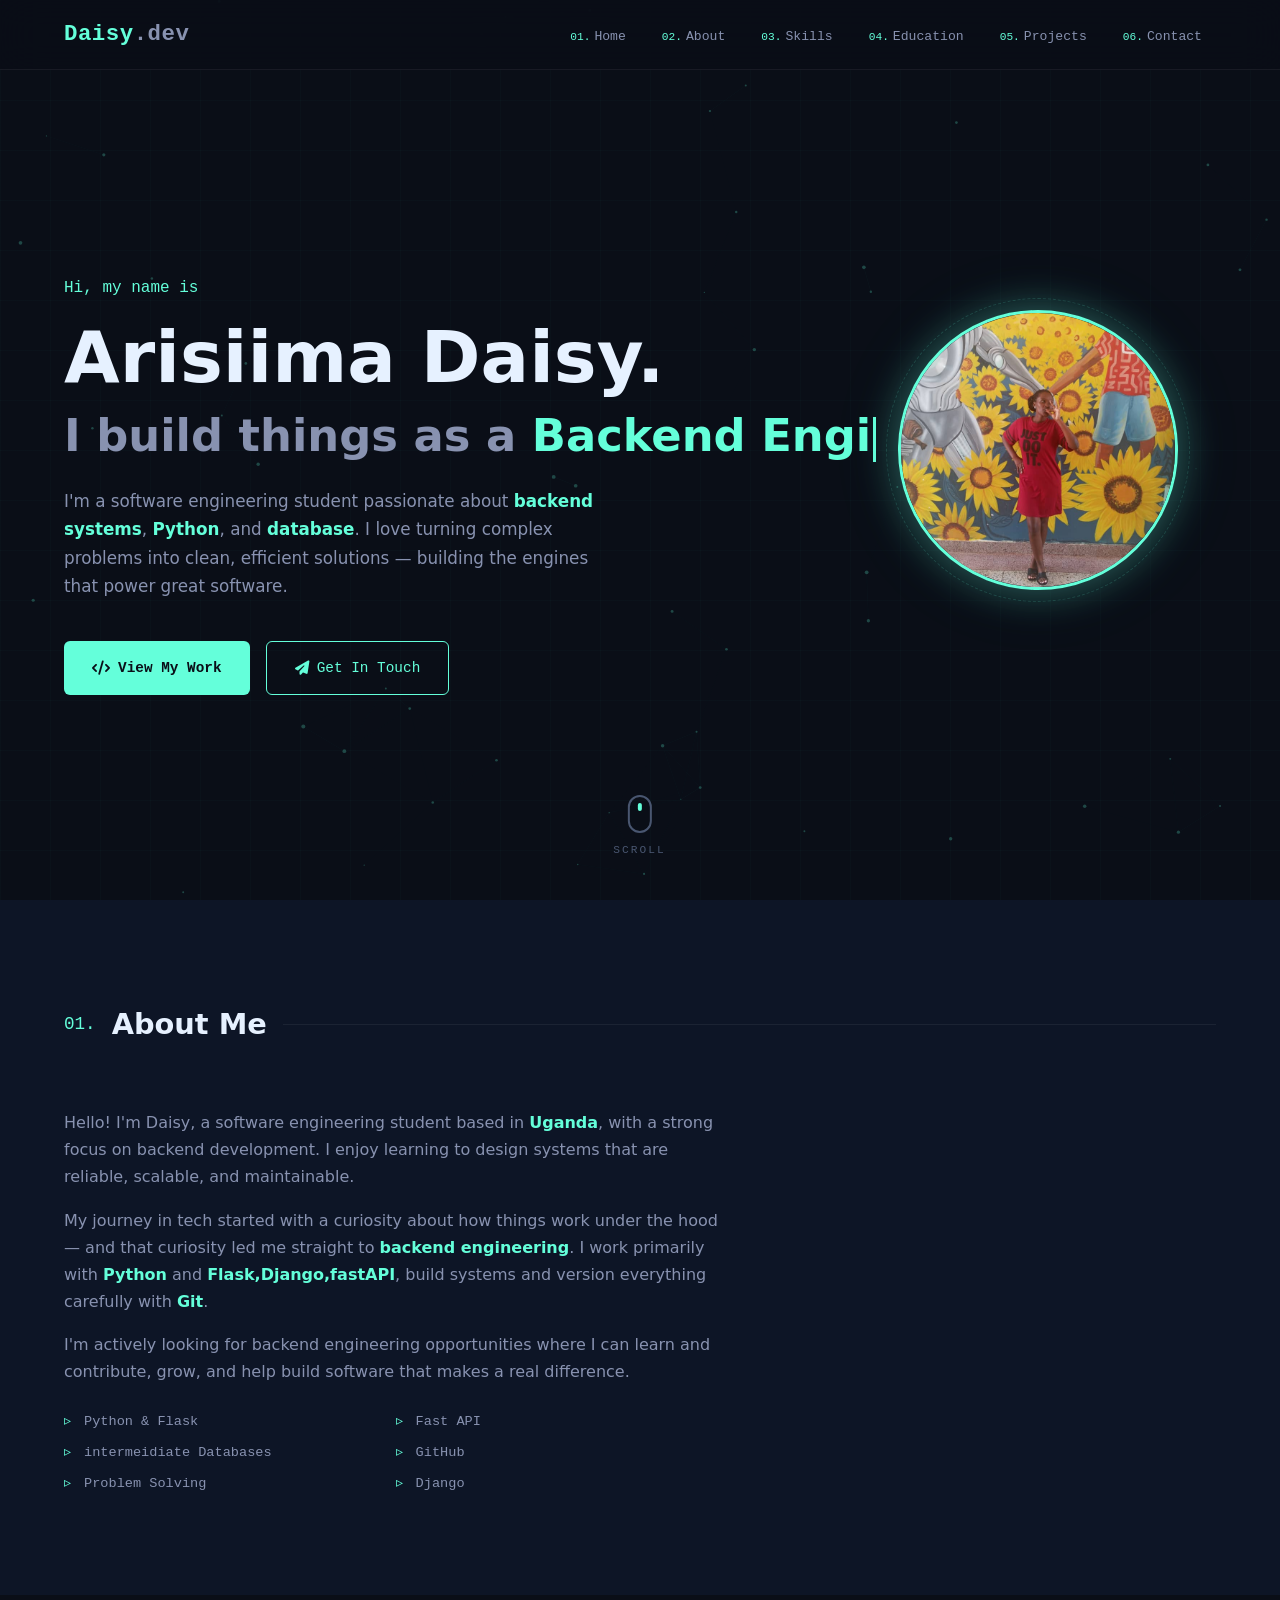
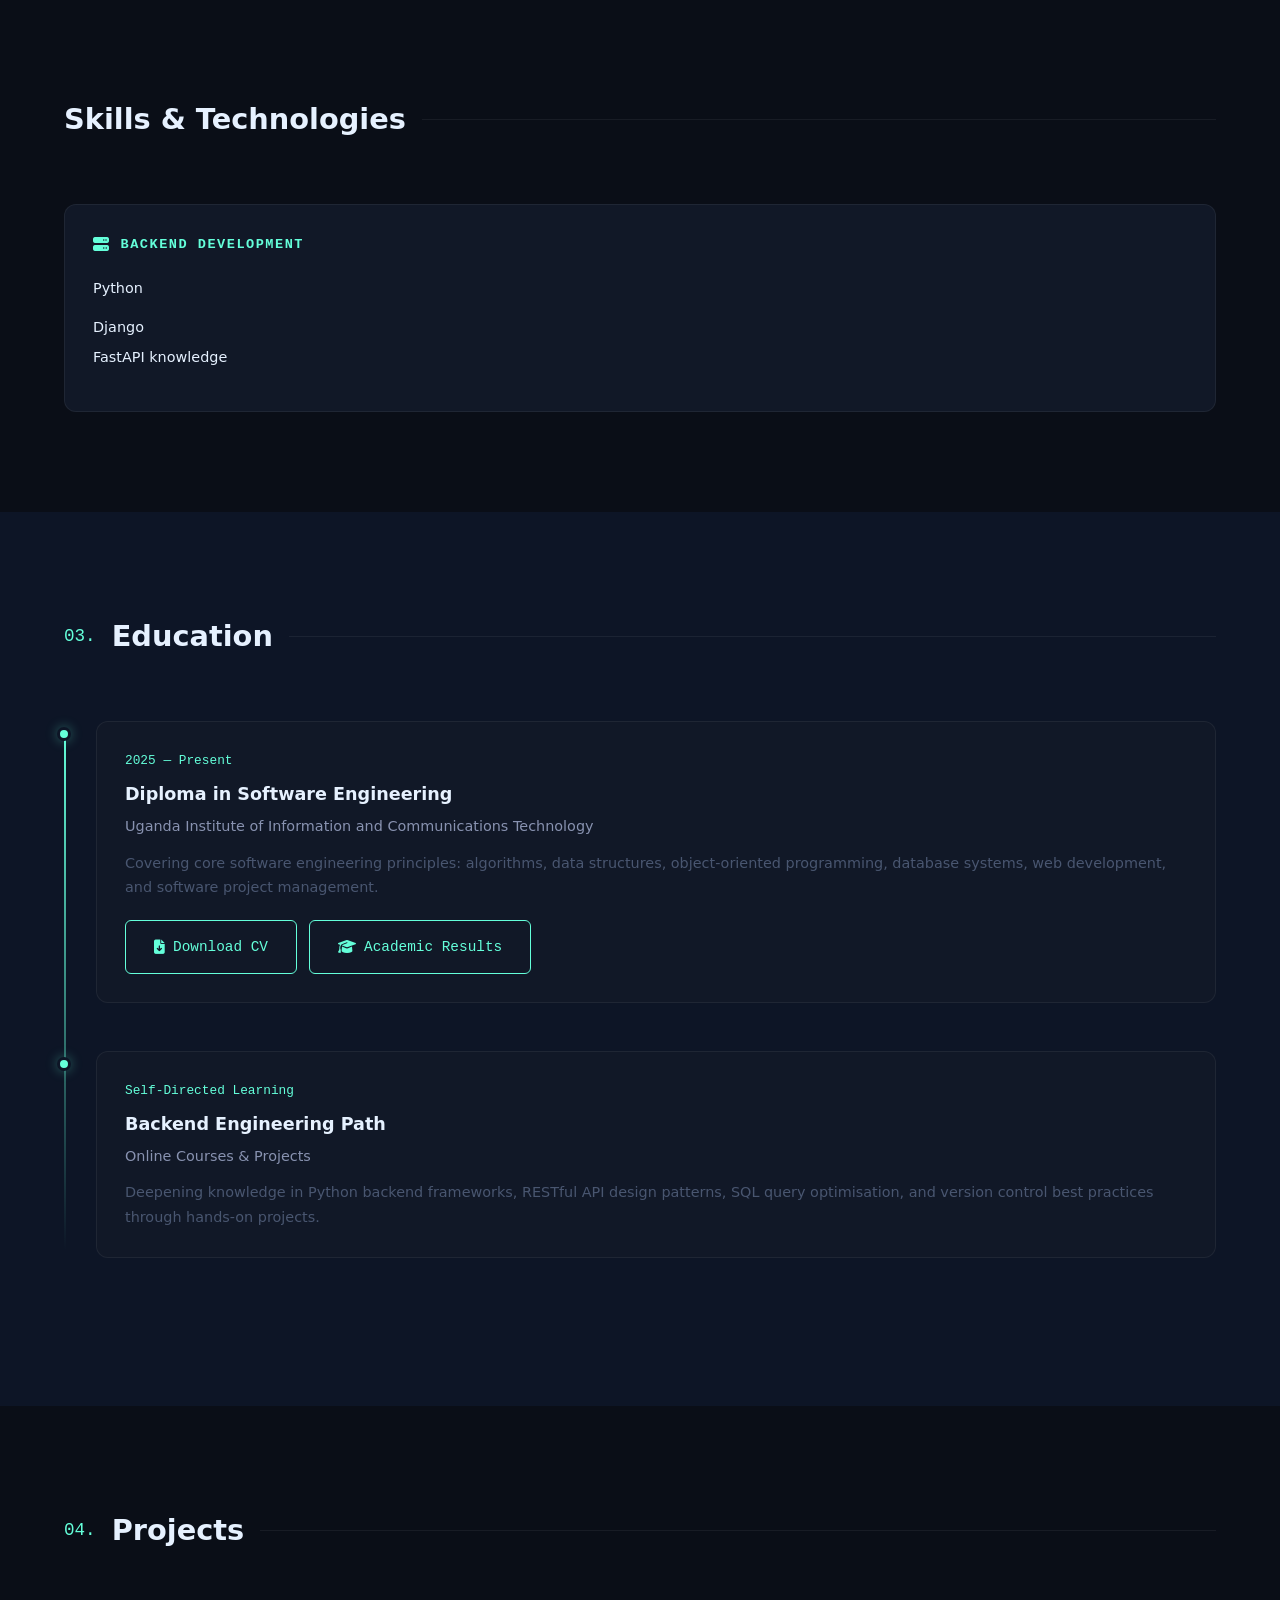
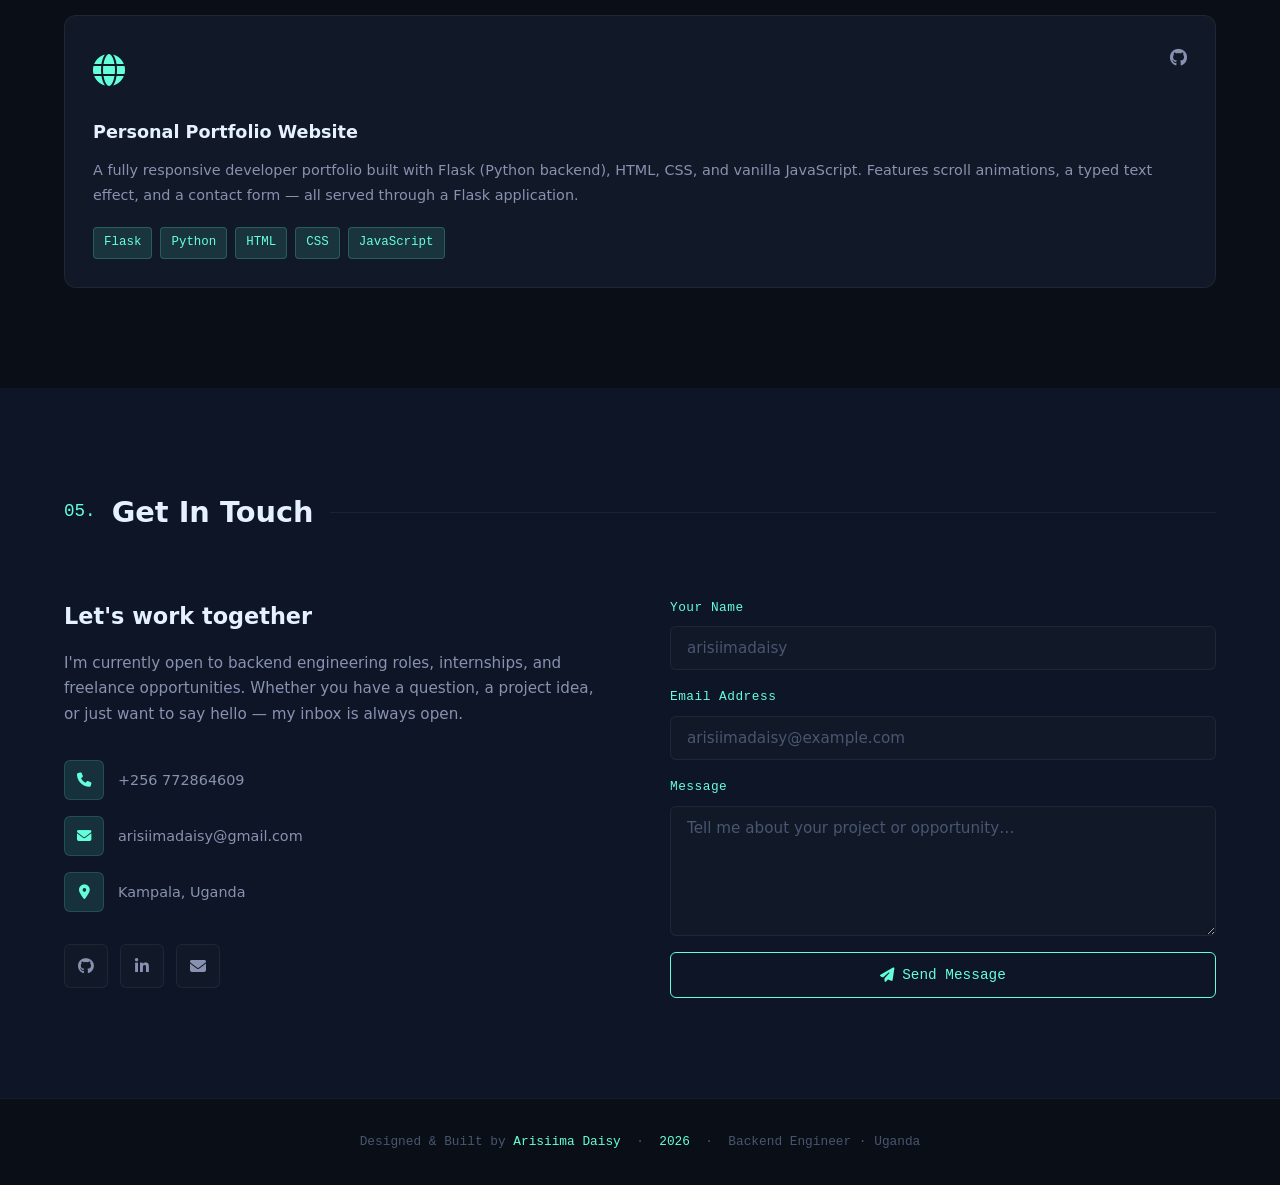
<file: index.html>
<!doctype html>
<html lang="en">
  <head>
    <meta charset="UTF-8" />
    <meta name="viewport" content="width=device-width, initial-scale=1.0" />
    <meta name="description" content="Arisiima Daisy — Backend Software Engineer specialising in Python, APIs, and database design. Open to backend engineering opportunities." />
    <meta name="author" content="Arisiima Daisy" />
    <title>Arisiima Daisy | Backend Engineer</title>

    <!-- Preconnect for performance -->
    <link rel="preconnect" href="https://cdnjs.cloudflare.com" />

    <link rel="stylesheet" href="./static/style.css" />
    <link rel="stylesheet" href="https://cdnjs.cloudflare.com/ajax/libs/font-awesome/6.4.0/css/all.min.css" />
  </head>

  <body>

    <!-- Particle network background -->
    <canvas id="particles-canvas"></canvas>

    <!-- ==========================================
         NAVIGATION
         ========================================== -->
    <nav>
      <a href="#hero" class="logo">Daisy<span>.dev</span></a>

      <ul>
        <li><a href="#hero">Home</a></li>
        <li><a href="#about">About</a></li>
        <li><a href="#skills">Skills</a></li>
        <li><a href="#education">Education</a></li>
        <li><a href="#projects">Projects</a></li>
        <li><a href="#contact">Contact</a></li>
      </ul>

      <button class="hamburger" aria-label="Toggle navigation" aria-expanded="false">
        <span></span>
        <span></span>
        <span></span>
      </button>
    </nav>

    <!-- ==========================================
         HERO
         ========================================== -->
    <section id="hero">
      <div class="hero-inner">
        <p class="hero-greeting">Hi, my name is</p>
        <h1 class="hero-name">Arisiima Daisy.</h1>
        <h2 class="hero-title">
          I build things as a&nbsp;<span class="typed-text"></span><span class="cursor"></span>
        </h2>
        <p class="hero-description">
          I'm a software engineering student passionate about <strong>backend systems</strong>,
          <strong>Python</strong>, and <strong>database</strong>. I love turning
          complex problems into clean, efficient solutions — building the engines that
          power great software.
        </p>
        <div class="hero-cta">
          <a href="#projects" class="btn btn-secondary">
            <i class="fa-solid fa-code"></i> View My Work
          </a>
          <a href="#contact" class="btn btn-primary">
            <i class="fa-solid fa-paper-plane"></i> Get In Touch
          </a>
        </div>
      </div>

      <!-- Profile photo -->
      <div class="hero-image-wrapper">
        <img src="./templates/mine.jpeg" alt="Arisiima Daisy — Backend Engineer" />
      </div>

      <!-- Scroll hint -->
      <div class="scroll-indicator">
        <div class="mouse"></div>
        <span>SCROLL</span>
      </div>
    </section>

    <!-- ==========================================
         ABOUT
         ========================================== -->
    <section id="about">
      <div class="section-header reveal">
        <span class="section-num">01.</span>
        <h2>About Me</h2>
      </div>

      <div class="about-grid">
        <div class="about-text reveal-left">
          <p>
            Hello! I'm Daisy, a software engineering student based in <strong>Uganda</strong>,
            with a strong focus on backend development. I enjoy learning to design systems that are
            reliable, scalable, and maintainable.
          </p>
          <p>
            My journey in tech started with a curiosity about how things work under the hood —
            and that curiosity led me straight to <strong>backend engineering</strong>. I work
            primarily with <strong>Python</strong> and <strong>Flask,Django,fastAPI</strong>, build systems
              and version everything carefully
            with <strong>Git</strong>.
          </p>
          <p>
            I'm actively looking for backend engineering opportunities where I can learn and contribute,
            grow, and help build software that makes a real difference.
          </p>

          <ul class="about-highlights">
            <li>Python &amp; Flask</li>
            <li>Fast API </li>
            <li>intermeidiate Databases</li>
            <li>GitHub</li>
            <li>Problem Solving</li>
            <li>Django</li>
          </ul>
        </div>
      </div>
    </section>

    <!-- ==========================================
         SKILLS
         ========================================== -->
    <section id="skills">
      <div class="section-header reveal">
        <h2>Skills &amp; Technologies</h2>
      </div>

      <div class="skills-grid">

        <!-- Backend -->
        <div class="skill-category reveal">
          <h3><i class="fa-solid fa-server"></i> Backend Development</h3>

          <div class="skill-item">
            <div class="skill-info">
              <span class="skill-name">Python</span>
              </div>
          </div>

          <div class="skill-item">
            <div class="skill-info">
              <span class="skill-name">Django</span>
            </div>
          <div class="skill-item">
            <div class="skill-info">
              <span class="skill-name">FastAPI knowledge</span> 
            </div>
          </div>
        </div>
    </section>

    <!-- ==========================================
         EDUCATION
         ========================================== -->
    <section id="education">
      <div class="section-header reveal">
        <span class="section-num">03.</span>
        <h2>Education</h2>
      </div>

      <div class="timeline">
        <div class="timeline-item reveal">
          <div class="timeline-card">
            <div class="timeline-date">2025 — Present</div>
            <h3>Diploma in Software Engineering</h3>
            <p class="institution">Uganda Institute of Information and Communications Technology</p>
            <p>
              Covering core software engineering principles: algorithms, data structures,
              object-oriented programming, database systems, web development, and software
              project management.
            </p>
            <div class="doc-links">
              <a href="CV.docx" target="_blank" class="btn btn-primary" id="cvButton">
                <i class="fa-solid fa-file-arrow-down"></i> Download CV
              </a>
              <a href="my-results.pdf" target="_blank" class="btn btn-primary">
                <i class="fa-solid fa-graduation-cap"></i> Academic Results
              </a>
            </div>
          </div>
        </div>

        <div class="timeline-item reveal">
          <div class="timeline-card">
            <div class="timeline-date">Self-Directed Learning</div>
            <h3>Backend Engineering Path</h3>
            <p class="institution">Online Courses &amp; Projects</p>
            <p>
              Deepening knowledge in Python backend frameworks, RESTful API design patterns,
              SQL query optimisation, and version control best practices through hands-on projects.
            </p>
          </div>
        </div>
      </div>
    </section>

    <!-- ==========================================
         PROJECTS
         ========================================== -->
    <section id="projects">
      <div class="section-header reveal">
        <span class="section-num">04.</span>
        <h2>Projects</h2>
      </div>

      <div class="projects-grid reveal-stagger">

        <!-- Project 1 -->
        <div class="project-card">
          <div class="project-top">
            <span class="project-icon"><i class="fa-solid fa-globe"></i></span>
            <div class="project-links">
              <a href="#" title="View Code" aria-label="Source code">
                <i class="fa-brands fa-github"></i>
              </a>
            </div>
          </div>
          <h3>Personal Portfolio Website</h3>
          <p>
            A fully responsive developer portfolio built with Flask (Python backend),
            HTML, CSS, and vanilla JavaScript. Features scroll animations, a typed
            text effect, and a contact form — all served through a Flask application.
          </p>
          <div class="tech-tags">
            <span class="tag">Flask</span>
            <span class="tag">Python</span>
            <span class="tag">HTML</span>
            <span class="tag">CSS</span>
            <span class="tag">JavaScript</span>
          </div>
        </div>

        <!-- Project 2 — placeholder encouraging growth -->
        <!-- <div class="project-card">
          <div class="project-top">
            <span class="project-icon"><i class="fa-solid fa-database"></i></span>
            <div class="project-links">
              <a href="#" title="Coming soon" aria-label="Coming soon">
                <i class="fa-solid fa-code"></i>
              </a>
            </div>
          </div>
          <h3>Student Records API</h3>
          <p>
            A RESTful API built with Flask and SQLite for managing student records —
            supporting CRUD operations, query filtering, and JSON responses. Demonstrates
            clean separation of concerns and database-backed persistence.
          </p>
          <div class="tech-tags">
            <span class="tag">Python</span>
            <span class="tag">Flask</span>
            <span class="tag">SQLite</span>
            <span class="tag">REST API</span>
          </div>
        </div> -->

        <!-- Project 3 -->
        <!-- <div class="project-card">
          <div class="project-top">
            <span class="project-icon"><i class="fa-solid fa-terminal"></i></span>
            <div class="project-links">
              <a href="#" title="View Code" aria-label="Source code">
                <i class="fa-brands fa-github"></i>
              </a>
            </div>
          </div>
          <h3>CLI Task Manager</h3>
          <p>
            A command-line task management tool written in Python. Stores tasks in a
            local database, supports priorities, deadlines, and status tracking —
            a practical utility built to sharpen Python and SQL skills.
          </p>
          <div class="tech-tags">
            <span class="tag">Python</span>
            <span class="tag">SQL</span>
            <span class="tag">CLI</span>
          </div>
        </div> -->

      </div>
    </section>

    <!-- ==========================================
         CONTACT
         ========================================== -->
    <section id="contact">
      <div class="section-header reveal">
        <span class="section-num">05.</span>
        <h2>Get In Touch</h2>
      </div>

      <div class="contact-wrapper">

        <!-- Left: info -->
        <div class="contact-info-block reveal-left">
          <h3>Let's work together</h3>
          <p>
            I'm currently open to backend engineering roles, internships, and
            freelance opportunities. Whether you have a question, a project idea, or
            just want to say hello — my inbox is always open.
          </p>

          <div class="contact-details">
            <a href="tel:+256767862462" class="contact-item">
              <span class="icon-box"><i class="fa-solid fa-phone"></i></span>
              +256 772864609
            </a>
            <a href="mailto:arisiimadaisy@gmail.com" class="contact-item">
              <span class="icon-box"><i class="fa-solid fa-envelope"></i></span>
              arisiimadaisy@gmail.com
            </a>
            <span class="contact-item">
              <span class="icon-box"><i class="fa-solid fa-location-dot"></i></span>
              Kampala, Uganda
            </span>
          </div>

          <div class="social-links">
            <a href="https://github.com/arisiimadaisy-glitch" class="social-link" title="GitHub" aria-label="GitHub">
              <i class="fa-brands fa-github"></i>
            </a>
            <a href="#" class="social-link" title="LinkedIn" aria-label="LinkedIn">
              <i class="fa-brands fa-linkedin-in"></i>
            </a>
            <a href="mailto:arisiimadaisy@gmail.com" class="social-link" title="Email" aria-label="Email">
              <i class="fa-solid fa-envelope"></i>
            </a>
          </div>
        </div>

        <!-- Right: form -->
        <div class="reveal-right">
          <form id="contactForm" class="contact-form" novalidate>
            <div class="form-group">
              <label for="name">Your Name</label>
              <input type="text" id="name" name="name" placeholder="arisiimadaisy" autocomplete="name" />
            </div>
            <div class="form-group">
              <label for="email">Email Address</label>
              <input type="email" id="email" name="email" placeholder="arisiimadaisy@example.com" autocomplete="email" />
            </div>
            <div class="form-group">
              <label for="message">Message</label>
              <textarea id="message" name="message" placeholder="Tell me about your project or opportunity…"></textarea>
            </div>
            <div id="formMessage" class="form-message" role="alert"></div>
            <button type="submit" id="submitBtn" class="btn-submit">
              <i class="fa-solid fa-paper-plane"></i> Send Message
            </button>
          </form>
        </div>

      </div>
    </section>

    <!-- ==========================================
         FOOTER
         ========================================== -->
    <footer>
      <p>
        Designed &amp; Built by <span>Arisiima Daisy</span> &nbsp;·&nbsp;
        <span id="year"></span> &nbsp;·&nbsp;
        Backend Engineer · Uganda
      </p>
    </footer>

    <script src="./static/script.js"></script>
  </body>
</html>
</file>
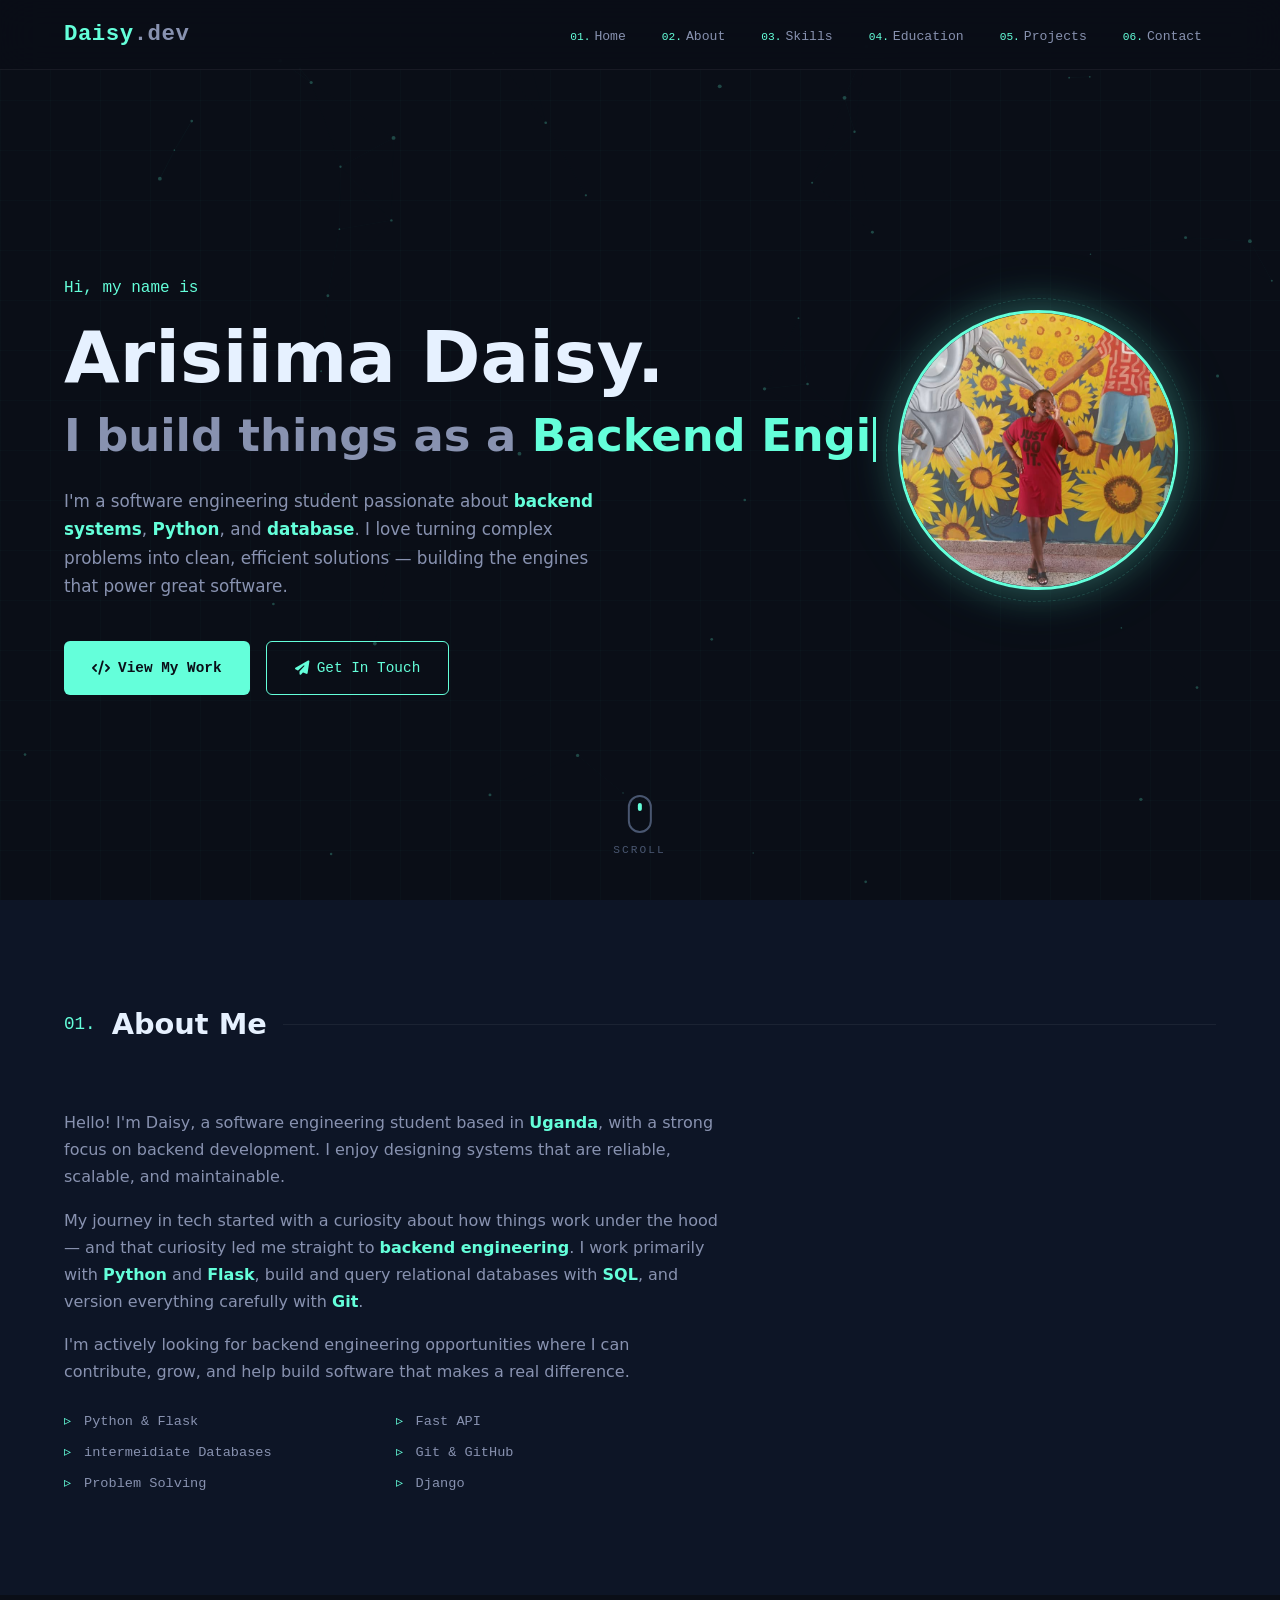
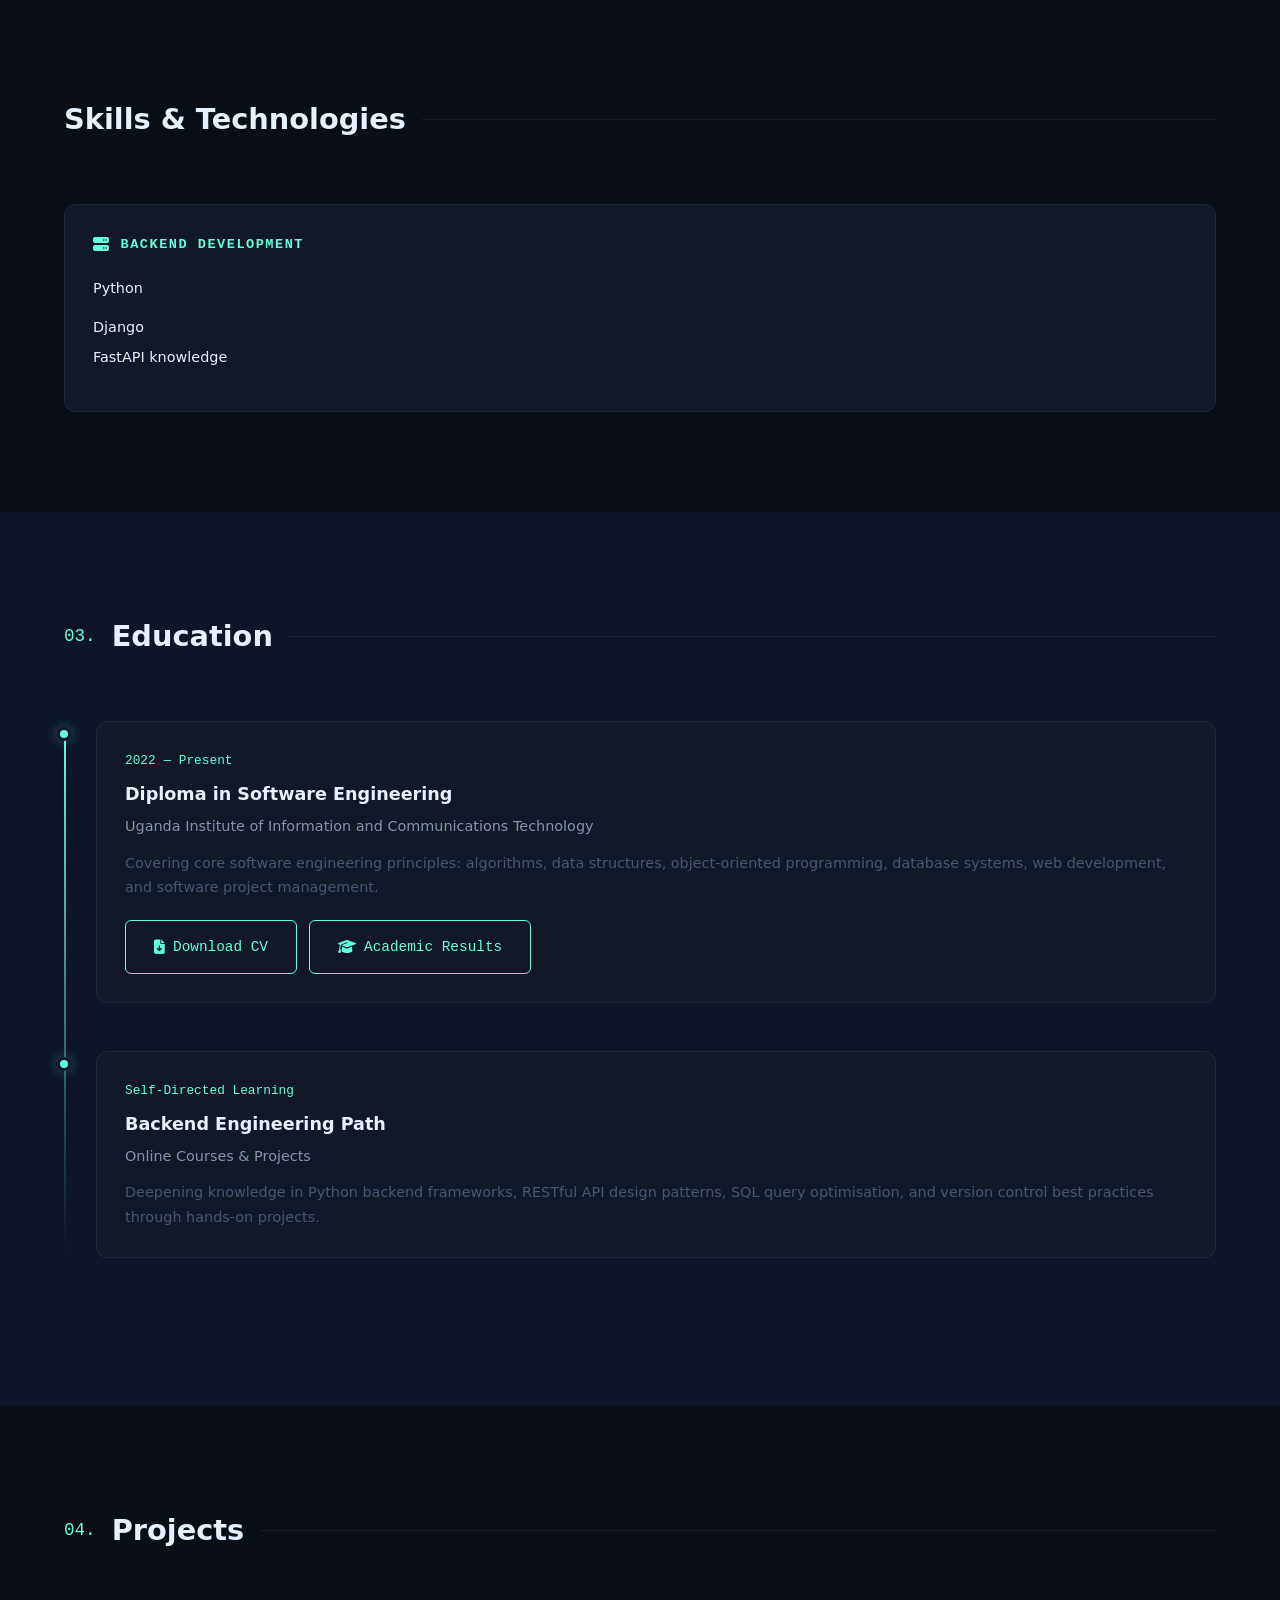
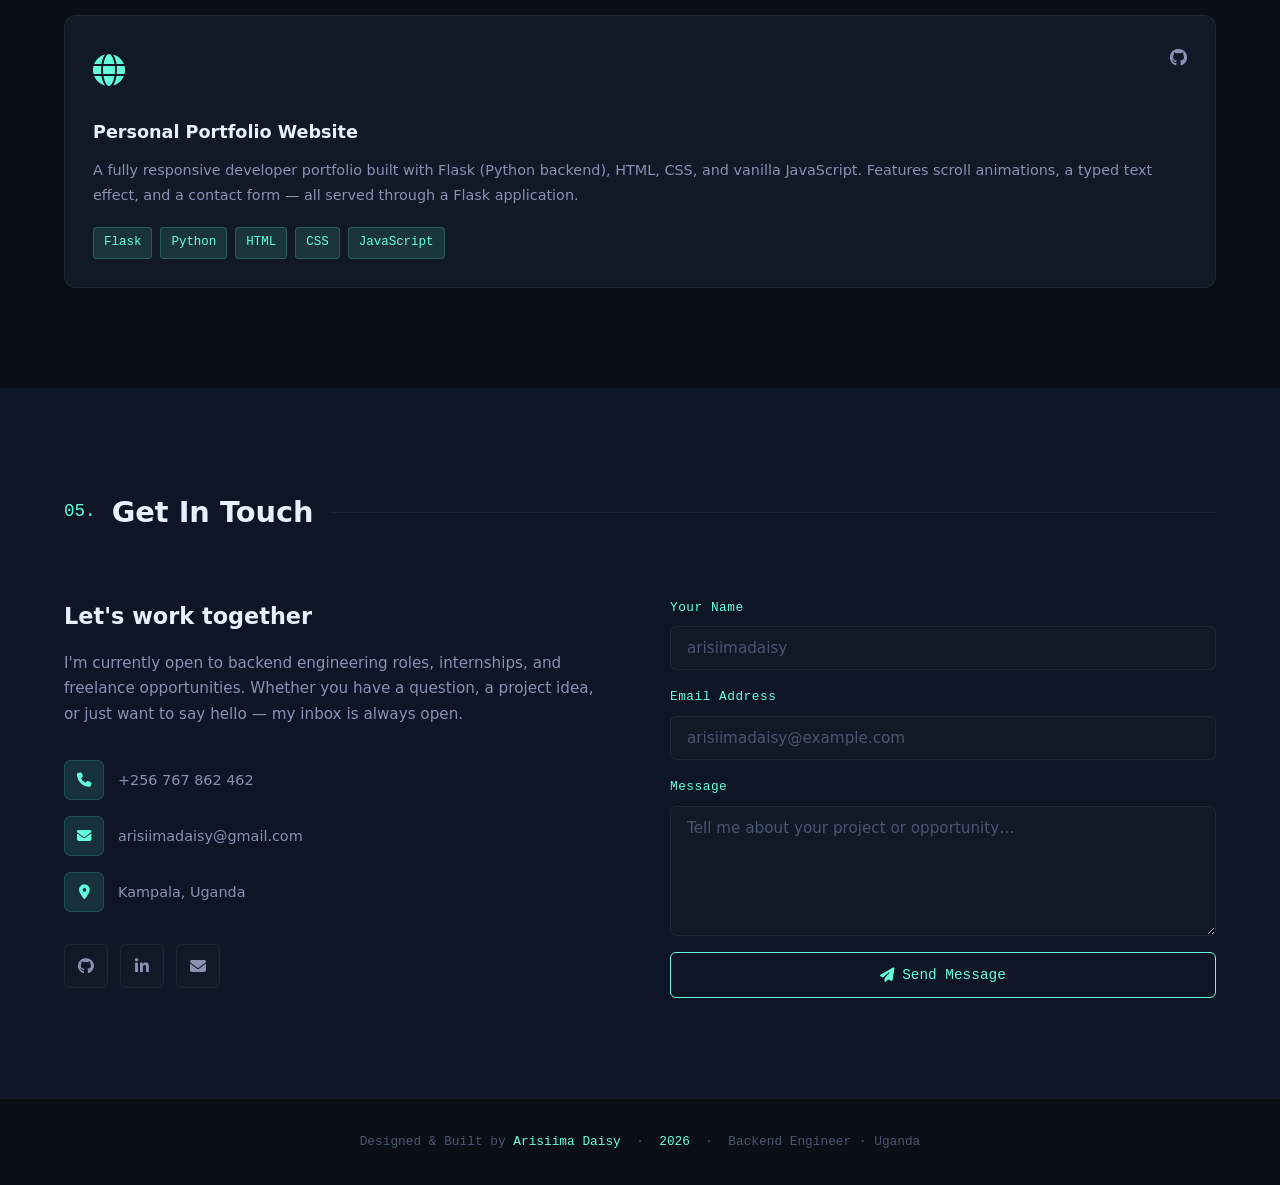
<file: templates/index.html>
<!doctype html>
<html lang="en">
  <head>
    <meta charset="UTF-8" />
    <meta name="viewport" content="width=device-width, initial-scale=1.0" />
    <meta name="description" content="Arisiima Daisy — Backend Software Engineer specialising in Python, APIs, and database design. Open to backend engineering opportunities." />
    <meta name="author" content="Arisiima Daisy" />
    <title>Arisiima Daisy | Backend Engineer</title>

    <!-- Preconnect for performance -->
    <link rel="preconnect" href="https://cdnjs.cloudflare.com" />

    <link rel="stylesheet" href="../static/style.css" />
    <link rel="stylesheet" href="https://cdnjs.cloudflare.com/ajax/libs/font-awesome/6.4.0/css/all.min.css" />
  </head>

  <body>

    <!-- Particle network background -->
    <canvas id="particles-canvas"></canvas>

    <!-- ==========================================
         NAVIGATION
         ========================================== -->
    <nav>
      <a href="#hero" class="logo">Daisy<span>.dev</span></a>

      <ul>
        <li><a href="#hero">Home</a></li>
        <li><a href="#about">About</a></li>
        <li><a href="#skills">Skills</a></li>
        <li><a href="#education">Education</a></li>
        <li><a href="#projects">Projects</a></li>
        <li><a href="#contact">Contact</a></li>
      </ul>

      <button class="hamburger" aria-label="Toggle navigation" aria-expanded="false">
        <span></span>
        <span></span>
        <span></span>
      </button>
    </nav>

    <!-- ==========================================
         HERO
         ========================================== -->
    <section id="hero">
      <div class="hero-inner">
        <p class="hero-greeting">Hi, my name is</p>
        <h1 class="hero-name">Arisiima Daisy.</h1>
        <h2 class="hero-title">
          I build things as a&nbsp;<span class="typed-text"></span><span class="cursor"></span>
        </h2>
        <p class="hero-description">
          I'm a software engineering student passionate about <strong>backend systems</strong>,
          <strong>Python</strong>, and <strong>database</strong>. I love turning
          complex problems into clean, efficient solutions — building the engines that
          power great software.
        </p>
        <div class="hero-cta">
          <a href="#projects" class="btn btn-secondary">
            <i class="fa-solid fa-code"></i> View My Work
          </a>
          <a href="#contact" class="btn btn-primary">
            <i class="fa-solid fa-paper-plane"></i> Get In Touch
          </a>
        </div>
      </div>

      <!-- Profile photo -->
      <div class="hero-image-wrapper">
        <img src="mine.jpeg" alt="Arisiima Daisy — Backend Engineer" />
      </div>

      <!-- Scroll hint -->
      <div class="scroll-indicator">
        <div class="mouse"></div>
        <span>SCROLL</span>
      </div>
    </section>

    <!-- ==========================================
         ABOUT
         ========================================== -->
    <section id="about">
      <div class="section-header reveal">
        <span class="section-num">01.</span>
        <h2>About Me</h2>
      </div>

      <div class="about-grid">
        <div class="about-text reveal-left">
          <p>
            Hello! I'm Daisy, a software engineering student based in <strong>Uganda</strong>,
            with a strong focus on backend development. I enjoy designing systems that are
            reliable, scalable, and maintainable.
          </p>
          <p>
            My journey in tech started with a curiosity about how things work under the hood —
            and that curiosity led me straight to <strong>backend engineering</strong>. I work
            primarily with <strong>Python</strong> and <strong>Flask</strong>, build and query
            relational databases with <strong>SQL</strong>, and version everything carefully
            with <strong>Git</strong>.
          </p>
          <p>
            I'm actively looking for backend engineering opportunities where I can contribute,
            grow, and help build software that makes a real difference.
          </p>

          <ul class="about-highlights">
            <li>Python &amp; Flask</li>
            <li>Fast API </li>
            <li>intermeidiate Databases</li>
            <li>Git &amp; GitHub</li>
            <li>Problem Solving</li>
            <li>Django</li>
          </ul>
        </div>
      </div>
    </section>

    <!-- ==========================================
         SKILLS
         ========================================== -->
    <section id="skills">
      <div class="section-header reveal">
        <h2>Skills &amp; Technologies</h2>
      </div>

      <div class="skills-grid">

        <!-- Backend -->
        <div class="skill-category reveal">
          <h3><i class="fa-solid fa-server"></i> Backend Development</h3>

          <div class="skill-item">
            <div class="skill-info">
              <span class="skill-name">Python</span>
              </div>
          </div>

          <div class="skill-item">
            <div class="skill-info">
              <span class="skill-name">Django</span>
            </div>
          <div class="skill-item">
            <div class="skill-info">
              <span class="skill-name">FastAPI knowledge</span> 
            </div>
          </div>
        </div>
    </section>

    <!-- ==========================================
         EDUCATION
         ========================================== -->
    <section id="education">
      <div class="section-header reveal">
        <span class="section-num">03.</span>
        <h2>Education</h2>
      </div>

      <div class="timeline">
        <div class="timeline-item reveal">
          <div class="timeline-card">
            <div class="timeline-date">2022 — Present</div>
            <h3>Diploma in Software Engineering</h3>
            <p class="institution">Uganda Institute of Information and Communications Technology</p>
            <p>
              Covering core software engineering principles: algorithms, data structures,
              object-oriented programming, database systems, web development, and software
              project management.
            </p>
            <div class="doc-links">
              <a href="CV.pdf" target="_blank" class="btn btn-primary" id="cvButton">
                <i class="fa-solid fa-file-arrow-down"></i> Download CV
              </a>
              <a href="../my results.pdf" target="_blank" class="btn btn-primary">
                <i class="fa-solid fa-graduation-cap"></i> Academic Results
              </a>
            </div>
          </div>
        </div>

        <div class="timeline-item reveal">
          <div class="timeline-card">
            <div class="timeline-date">Self-Directed Learning</div>
            <h3>Backend Engineering Path</h3>
            <p class="institution">Online Courses &amp; Projects</p>
            <p>
              Deepening knowledge in Python backend frameworks, RESTful API design patterns,
              SQL query optimisation, and version control best practices through hands-on projects.
            </p>
          </div>
        </div>
      </div>
    </section>

    <!-- ==========================================
         PROJECTS
         ========================================== -->
    <section id="projects">
      <div class="section-header reveal">
        <span class="section-num">04.</span>
        <h2>Projects</h2>
      </div>

      <div class="projects-grid reveal-stagger">

        <!-- Project 1 -->
        <div class="project-card">
          <div class="project-top">
            <span class="project-icon"><i class="fa-solid fa-globe"></i></span>
            <div class="project-links">
              <a href="#" title="View Code" aria-label="Source code">
                <i class="fa-brands fa-github"></i>
              </a>
            </div>
          </div>
          <h3>Personal Portfolio Website</h3>
          <p>
            A fully responsive developer portfolio built with Flask (Python backend),
            HTML, CSS, and vanilla JavaScript. Features scroll animations, a typed
            text effect, and a contact form — all served through a Flask application.
          </p>
          <div class="tech-tags">
            <span class="tag">Flask</span>
            <span class="tag">Python</span>
            <span class="tag">HTML</span>
            <span class="tag">CSS</span>
            <span class="tag">JavaScript</span>
          </div>
        </div>

        <!-- Project 2 — placeholder encouraging growth -->
        <!-- <div class="project-card">
          <div class="project-top">
            <span class="project-icon"><i class="fa-solid fa-database"></i></span>
            <div class="project-links">
              <a href="#" title="Coming soon" aria-label="Coming soon">
                <i class="fa-solid fa-code"></i>
              </a>
            </div>
          </div>
          <h3>Student Records API</h3>
          <p>
            A RESTful API built with Flask and SQLite for managing student records —
            supporting CRUD operations, query filtering, and JSON responses. Demonstrates
            clean separation of concerns and database-backed persistence.
          </p>
          <div class="tech-tags">
            <span class="tag">Python</span>
            <span class="tag">Flask</span>
            <span class="tag">SQLite</span>
            <span class="tag">REST API</span>
          </div>
        </div> -->

        <!-- Project 3 -->
        <!-- <div class="project-card">
          <div class="project-top">
            <span class="project-icon"><i class="fa-solid fa-terminal"></i></span>
            <div class="project-links">
              <a href="#" title="View Code" aria-label="Source code">
                <i class="fa-brands fa-github"></i>
              </a>
            </div>
          </div>
          <h3>CLI Task Manager</h3>
          <p>
            A command-line task management tool written in Python. Stores tasks in a
            local database, supports priorities, deadlines, and status tracking —
            a practical utility built to sharpen Python and SQL skills.
          </p>
          <div class="tech-tags">
            <span class="tag">Python</span>
            <span class="tag">SQL</span>
            <span class="tag">CLI</span>
          </div>
        </div> -->

      </div>
    </section>

    <!-- ==========================================
         CONTACT
         ========================================== -->
    <section id="contact">
      <div class="section-header reveal">
        <span class="section-num">05.</span>
        <h2>Get In Touch</h2>
      </div>

      <div class="contact-wrapper">

        <!-- Left: info -->
        <div class="contact-info-block reveal-left">
          <h3>Let's work together</h3>
          <p>
            I'm currently open to backend engineering roles, internships, and
            freelance opportunities. Whether you have a question, a project idea, or
            just want to say hello — my inbox is always open.
          </p>

          <div class="contact-details">
            <a href="tel:+256767862462" class="contact-item">
              <span class="icon-box"><i class="fa-solid fa-phone"></i></span>
              +256 767 862 462
            </a>
            <a href="mailto:arisiimadaisy@gmail.com" class="contact-item">
              <span class="icon-box"><i class="fa-solid fa-envelope"></i></span>
              arisiimadaisy@gmail.com
            </a>
            <span class="contact-item">
              <span class="icon-box"><i class="fa-solid fa-location-dot"></i></span>
              Kampala, Uganda
            </span>
          </div>

          <div class="social-links">
            <a href="https://github.com/arisiimadaisy-glitch/DAISY-s-Portfolio" class="social-link" title="GitHub" aria-label="GitHub">
              <i class="fa-brands fa-github"></i>
            </a>
            <a href="#" class="social-link" title="LinkedIn" aria-label="LinkedIn">
              <i class="fa-brands fa-linkedin-in"></i>
            </a>
            <a href="mailto:arisiimadaisy@gmail.com" class="social-link" title="Email" aria-label="Email">
              <i class="fa-solid fa-envelope"></i>
            </a>
          </div>
        </div>

        <!-- Right: form -->
        <div class="reveal-right">
          <form id="contactForm" class="contact-form" novalidate>
            <div class="form-group">
              <label for="name">Your Name</label>
              <input type="text" id="name" name="name" placeholder="arisiimadaisy" autocomplete="name" />
            </div>
            <div class="form-group">
              <label for="email">Email Address</label>
              <input type="email" id="email" name="email" placeholder="arisiimadaisy@example.com" autocomplete="email" />
            </div>
            <div class="form-group">
              <label for="message">Message</label>
              <textarea id="message" name="message" placeholder="Tell me about your project or opportunity…"></textarea>
            </div>
            <div id="formMessage" class="form-message" role="alert"></div>
            <button type="submit" id="submitBtn" class="btn-submit">
              <i class="fa-solid fa-paper-plane"></i> Send Message
            </button>
          </form>
        </div>

      </div>
    </section>

    <!-- ==========================================
         FOOTER
         ========================================== -->
    <footer>
      <p>
        Designed &amp; Built by <span>Arisiima Daisy</span> &nbsp;·&nbsp;
        <span id="year"></span> &nbsp;·&nbsp;
        Backend Engineer · Uganda
      </p>
    </footer>

    <script src="../static/script.js"></script>
  </body>
</html>
</file>
<file: static/style.css>
/* ============================================
   DAISY ARISIIMA — Backend Engineer Portfolio
   Professional Dark Theme
   ============================================ */

/* --- CSS Custom Properties --- */
:root {
  --bg-primary: #0a0e17;
  --bg-secondary: #0d1526;
  --bg-card: #111827;
  --bg-card-hover: #1a2340;
  --accent: #64ffda;
  --accent-dim: rgba(100, 255, 218, 0.12);
  --accent-glow: rgba(100, 255, 218, 0.35);
  --blue: #4f9cf9;
  --blue-dim: rgba(79, 156, 249, 0.12);
  --text-primary: #e6f1ff;
  --text-secondary: #8892b0;
  --text-muted: #495670;
  --border: rgba(100, 255, 218, 0.15);
  --border-subtle: rgba(255, 255, 255, 0.06);
  --shadow: 0 10px 40px rgba(0, 0, 0, 0.5);
  --shadow-accent: 0 0 30px rgba(100, 255, 218, 0.08);
  --radius: 12px;
  --radius-sm: 6px;
  --transition: all 0.3s cubic-bezier(0.4, 0, 0.2, 1);
  --font-mono: 'Courier New', 'Consolas', monospace;
  --nav-height: 70px;
}

/* --- Reset & Base --- */
*, *::before, *::after {
  margin: 0;
  padding: 0;
  box-sizing: border-box;
}

html {
  scroll-behavior: smooth;
  scroll-padding-top: var(--nav-height);
}

body {
  background-color: var(--bg-primary);
  color: var(--text-primary);
  font-family: 'Segoe UI', system-ui, -apple-system, sans-serif;
  font-size: 16px;
  line-height: 1.7;
  overflow-x: hidden;
}

/* Subtle grid background pattern */
body::before {
  content: '';
  position: fixed;
  inset: 0;
  background-image:
    linear-gradient(rgba(100, 255, 218, 0.02) 1px, transparent 1px),
    linear-gradient(90deg, rgba(100, 255, 218, 0.02) 1px, transparent 1px);
  background-size: 50px 50px;
  pointer-events: none;
  z-index: 0;
}

/* ============================================
   NAVIGATION
   ============================================ */
nav {
  position: fixed;
  top: 0;
  left: 0;
  right: 0;
  height: var(--nav-height);
  background: rgba(10, 14, 23, 0.85);
  backdrop-filter: blur(20px);
  -webkit-backdrop-filter: blur(20px);
  border-bottom: 1px solid var(--border-subtle);
  display: flex;
  align-items: center;
  justify-content: space-between;
  padding: 0 5%;
  z-index: 1000;
  transition: var(--transition);
}

nav.scrolled {
  background: rgba(10, 14, 23, 0.97);
  box-shadow: 0 4px 30px rgba(0, 0, 0, 0.4);
}

.logo {
  font-family: var(--font-mono);
  font-size: 1.4rem;
  font-weight: 700;
  color: var(--accent);
  letter-spacing: 0.5px;
  text-decoration: none;
}

.logo span {
  color: var(--text-secondary);
}

nav ul {
  list-style: none;
  display: flex;
  align-items: center;
  gap: 8px;
}

nav ul li a {
  font-family: var(--font-mono);
  font-size: 0.82rem;
  color: var(--text-secondary);
  text-decoration: none;
  padding: 8px 14px;
  border-radius: var(--radius-sm);
  transition: var(--transition);
  position: relative;
  counter-increment: nav-counter;
}

nav ul li a::before {
  color: var(--accent);
  font-size: 0.7rem;
  margin-right: 4px;
}

nav ul li:nth-child(1) a::before { content: '01.'; }
nav ul li:nth-child(2) a::before { content: '02.'; }
nav ul li:nth-child(3) a::before { content: '03.'; }
nav ul li:nth-child(4) a::before { content: '04.'; }
nav ul li:nth-child(5) a::before { content: '05.'; }
nav ul li:nth-child(6) a::before { content: '06.'; }

nav ul li a:hover,
nav ul li a.active {
  color: var(--accent);
  background: var(--accent-dim);
}

/* Hamburger */
.hamburger {
  display: none;
  flex-direction: column;
  gap: 5px;
  cursor: pointer;
  padding: 6px;
  border-radius: var(--radius-sm);
  transition: var(--transition);
}

.hamburger span {
  display: block;
  width: 24px;
  height: 2px;
  background: var(--accent);
  border-radius: 2px;
  transition: var(--transition);
}

.hamburger.open span:nth-child(1) { transform: translateY(7px) rotate(45deg); }
.hamburger.open span:nth-child(2) { opacity: 0; }
.hamburger.open span:nth-child(3) { transform: translateY(-7px) rotate(-45deg); }

/* ============================================
   LAYOUT WRAPPER
   ============================================ */
.container {
  max-width: 1100px;
  width: 90%;
  margin: 0 auto;
}

section {
  padding: 100px 5%;
  position: relative;
  z-index: 1;
}

.section-header {
  display: flex;
  align-items: center;
  gap: 16px;
  margin-bottom: 60px;
}

.section-header h2 {
  font-size: 1.8rem;
  font-weight: 700;
  color: var(--text-primary);
  white-space: nowrap;
}

.section-header .section-num {
  font-family: var(--font-mono);
  font-size: 1.1rem;
  color: var(--accent);
  font-weight: 400;
}

.section-header::after {
  content: '';
  display: block;
  height: 1px;
  width: 100%;
  background: var(--border-subtle);
}

/* ============================================
   HERO SECTION
   ============================================ */
#hero {
  min-height: 100vh;
  display: flex;
  align-items: center;
  padding: 0 5%;
  padding-top: var(--nav-height);
}

.hero-inner {
  max-width: 900px;
}

.hero-greeting {
  font-family: var(--font-mono);
  font-size: 1rem;
  color: var(--accent);
  margin-bottom: 16px;
  opacity: 0;
  transform: translateY(20px);
  animation: fadeUp 0.6s ease forwards 0.3s;
}

.hero-name {
  font-size: clamp(2.5rem, 6vw, 4.5rem);
  font-weight: 800;
  color: var(--text-primary);
  line-height: 1.1;
  margin-bottom: 12px;
  opacity: 0;
  transform: translateY(20px);
  animation: fadeUp 0.6s ease forwards 0.5s;
}

.hero-title {
  font-size: clamp(1.5rem, 4vw, 2.8rem);
  font-weight: 700;
  color: var(--text-secondary);
  line-height: 1.2;
  margin-bottom: 24px;
  opacity: 0;
  transform: translateY(20px);
  animation: fadeUp 0.6s ease forwards 0.7s;
}

.hero-title .typed-text {
  color: var(--accent);
}

.cursor {
  display: inline-block;
  width: 3px;
  height: 1em;
  background: var(--accent);
  margin-left: 2px;
  vertical-align: text-bottom;
  animation: blink 1s step-end infinite;
}

.hero-description {
  font-size: 1.05rem;
  color: var(--text-secondary);
  max-width: 560px;
  margin-bottom: 40px;
  opacity: 0;
  transform: translateY(20px);
  animation: fadeUp 0.6s ease forwards 0.9s;
}

.hero-description strong {
  color: var(--accent);
  font-weight: 600;
}

.hero-cta {
  display: flex;
  flex-wrap: wrap;
  gap: 16px;
  opacity: 0;
  transform: translateY(20px);
  animation: fadeUp 0.6s ease forwards 1.1s;
}

.hero-image-wrapper {
  position: absolute;
  right: 8%;
  top: 50%;
  transform: translateY(-50%);
  opacity: 0;
  animation: fadeIn 1s ease forwards 1.3s;
}

.hero-image-wrapper img {
  width: 280px;
  height: 280px;
  border-radius: 50%;
  object-fit: cover;
  border: 3px solid var(--accent);
  box-shadow: 0 0 40px var(--accent-glow), 0 0 80px rgba(100, 255, 218, 0.08);
  display: block;
}

.hero-image-wrapper::before {
  content: '';
  position: absolute;
  inset: -12px;
  border-radius: 50%;
  border: 1px dashed var(--border);
  animation: spin 18s linear infinite;
}

/* Scroll indicator */
.scroll-indicator {
  position: absolute;
  bottom: 40px;
  left: 50%;
  transform: translateX(-50%);
  display: flex;
  flex-direction: column;
  align-items: center;
  gap: 8px;
  color: var(--text-muted);
  font-family: var(--font-mono);
  font-size: 0.7rem;
  letter-spacing: 2px;
  opacity: 0;
  animation: fadeIn 1s ease forwards 1.6s;
}

.scroll-indicator .mouse {
  width: 24px;
  height: 38px;
  border: 2px solid var(--text-muted);
  border-radius: 12px;
  position: relative;
}

.scroll-indicator .mouse::after {
  content: '';
  position: absolute;
  top: 6px;
  left: 50%;
  transform: translateX(-50%);
  width: 4px;
  height: 8px;
  background: var(--accent);
  border-radius: 2px;
  animation: scrollDown 1.8s ease infinite;
}

/* ============================================
   BUTTONS
   ============================================ */
.btn {
  display: inline-flex;
  align-items: center;
  gap: 8px;
  padding: 14px 28px;
  border-radius: var(--radius-sm);
  font-family: var(--font-mono);
  font-size: 0.9rem;
  font-weight: 500;
  text-decoration: none;
  cursor: pointer;
  transition: var(--transition);
  border: none;
  outline: none;
}

.btn-primary {
  background: transparent;
  color: var(--accent);
  border: 1px solid var(--accent);
}

.btn-primary:hover {
  background: var(--accent-dim);
  box-shadow: 0 0 20px var(--accent-glow);
  transform: translateY(-2px);
}

.btn-secondary {
  background: var(--accent);
  color: var(--bg-primary);
  font-weight: 700;
}

.btn-secondary:hover {
  background: #52d9b8;
  transform: translateY(-2px);
  box-shadow: 0 8px 25px var(--accent-glow);
}

/* ============================================
   ABOUT SECTION
   ============================================ */
#about {
  background: var(--bg-secondary);
}

.about-grid {
  display: grid;
  grid-template-columns: 3fr 2fr;
  gap: 60px;
  align-items: start;
}

.about-text p {
  color: var(--text-secondary);
  margin-bottom: 16px;
  font-size: 1rem;
}

.about-text p strong {
  color: var(--accent);
}

.about-highlights {
  display: grid;
  grid-template-columns: 1fr 1fr;
  gap: 8px;
  margin-top: 24px;
}

.about-highlights li {
  list-style: none;
  font-family: var(--font-mono);
  font-size: 0.85rem;
  color: var(--text-secondary);
  padding-left: 20px;
  position: relative;
}

.about-highlights li::before {
  content: '▹';
  position: absolute;
  left: 0;
  color: var(--accent);
}

.about-stats {
  display: flex;
  flex-direction: column;
  gap: 24px;
}

.stat-card {
  background: var(--bg-card);
  border: 1px solid var(--border-subtle);
  border-radius: var(--radius);
  padding: 24px;
  text-align: center;
  transition: var(--transition);
}

.stat-card:hover {
  border-color: var(--border);
  box-shadow: var(--shadow-accent);
  transform: translateY(-4px);
}

.stat-number {
  font-size: 2.2rem;
  font-weight: 800;
  color: var(--accent);
  font-family: var(--font-mono);
  line-height: 1;
}

.stat-label {
  font-size: 0.85rem;
  color: var(--text-muted);
  margin-top: 6px;
}

/* ============================================
   SKILLS SECTION
   ============================================ */
#skills {
  background: var(--bg-primary);
}

.skills-grid {
  display: grid;
  grid-template-columns: repeat(auto-fit, minmax(300px, 1fr));
  gap: 24px;
}

.skill-category {
  background: var(--bg-card);
  border: 1px solid var(--border-subtle);
  border-radius: var(--radius);
  padding: 28px;
  transition: var(--transition);
}

.skill-category:hover {
  border-color: var(--border);
  box-shadow: var(--shadow-accent);
  transform: translateY(-4px);
}

.skill-category h3 {
  font-family: var(--font-mono);
  font-size: 0.85rem;
  color: var(--accent);
  text-transform: uppercase;
  letter-spacing: 1.5px;
  margin-bottom: 20px;
  display: flex;
  align-items: center;
  gap: 10px;
}

.skill-category h3 i {
  font-size: 1rem;
}

.skill-item {
  margin-bottom: 14px;
}

.skill-info {
  display: flex;
  justify-content: space-between;
  align-items: center;
  margin-bottom: 6px;
}

.skill-name {
  font-size: 0.9rem;
  color: var(--text-primary);
}

.skill-pct {
  font-family: var(--font-mono);
  font-size: 0.8rem;
  color: var(--accent);
}

.skill-bar {
  height: 4px;
  background: var(--border-subtle);
  border-radius: 2px;
  overflow: hidden;
}

.skill-fill {
  height: 100%;
  background: linear-gradient(90deg, var(--accent), var(--blue));
  border-radius: 2px;
  width: 0;
  transition: width 1.2s cubic-bezier(0.4, 0, 0.2, 1);
}

.tech-tags {
  display: flex;
  flex-wrap: wrap;
  gap: 8px;
  margin-top: 12px;
}

.tag {
  font-family: var(--font-mono);
  font-size: 0.78rem;
  color: var(--accent);
  background: var(--accent-dim);
  border: 1px solid rgba(100, 255, 218, 0.2);
  padding: 4px 10px;
  border-radius: 4px;
  transition: var(--transition);
}

.tag:hover {
  background: rgba(100, 255, 218, 0.2);
}

/* ============================================
   EDUCATION SECTION
   ============================================ */
#education {
  background: var(--bg-secondary);
}

.timeline {
  position: relative;
  padding-left: 32px;
}

.timeline::before {
  content: '';
  position: absolute;
  left: 0;
  top: 8px;
  bottom: 8px;
  width: 2px;
  background: linear-gradient(to bottom, var(--accent), transparent);
}

.timeline-item {
  position: relative;
  margin-bottom: 48px;
}

.timeline-item::before {
  content: '';
  position: absolute;
  left: -39px;
  top: 6px;
  width: 14px;
  height: 14px;
  border-radius: 50%;
  background: var(--accent);
  border: 3px solid var(--bg-secondary);
  box-shadow: 0 0 12px var(--accent-glow);
}

.timeline-card {
  background: var(--bg-card);
  border: 1px solid var(--border-subtle);
  border-radius: var(--radius);
  padding: 28px;
  transition: var(--transition);
}

.timeline-card:hover {
  border-color: var(--border);
  box-shadow: var(--shadow-accent);
}

.timeline-date {
  font-family: var(--font-mono);
  font-size: 0.8rem;
  color: var(--accent);
  margin-bottom: 8px;
}

.timeline-card h3 {
  font-size: 1.1rem;
  color: var(--text-primary);
  margin-bottom: 4px;
}

.timeline-card .institution {
  font-size: 0.9rem;
  color: var(--text-secondary);
  margin-bottom: 12px;
}

.timeline-card p {
  font-size: 0.9rem;
  color: var(--text-muted);
}

.doc-links {
  display: flex;
  gap: 12px;
  margin-top: 20px;
  flex-wrap: wrap;
}

/* ============================================
   PROJECTS SECTION
   ============================================ */
#projects {
  background: var(--bg-primary);
}

.projects-grid {
  display: grid;
  grid-template-columns: repeat(auto-fit, minmax(320px, 1fr));
  gap: 24px;
}

.project-card {
  background: var(--bg-card);
  border: 1px solid var(--border-subtle);
  border-radius: var(--radius);
  padding: 28px;
  display: flex;
  flex-direction: column;
  transition: var(--transition);
  position: relative;
  overflow: hidden;
}

.project-card::before {
  content: '';
  position: absolute;
  top: 0;
  left: 0;
  right: 0;
  height: 2px;
  background: linear-gradient(90deg, var(--accent), var(--blue));
  transform: scaleX(0);
  transition: var(--transition);
}

.project-card:hover {
  border-color: var(--border);
  box-shadow: var(--shadow-accent);
  transform: translateY(-6px);
}

.project-card:hover::before {
  transform: scaleX(1);
}

.project-top {
  display: flex;
  justify-content: space-between;
  align-items: flex-start;
  margin-bottom: 20px;
}

.project-icon {
  font-size: 2rem;
  color: var(--accent);
}

.project-links {
  display: flex;
  gap: 12px;
}

.project-links a {
  color: var(--text-secondary);
  font-size: 1.1rem;
  transition: var(--transition);
  text-decoration: none;
}

.project-links a:hover {
  color: var(--accent);
}

.project-card h3 {
  font-size: 1.1rem;
  color: var(--text-primary);
  margin-bottom: 10px;
}

.project-card p {
  font-size: 0.9rem;
  color: var(--text-secondary);
  flex: 1;
  margin-bottom: 20px;
}

.project-card .tech-tags {
  margin-top: auto;
}

/* ============================================
   CONTACT SECTION
   ============================================ */
#contact {
  background: var(--bg-secondary);
}

.contact-wrapper {
  display: grid;
  grid-template-columns: 1fr 1fr;
  gap: 60px;
  align-items: start;
}

.contact-info-block h3 {
  font-size: 1.4rem;
  color: var(--text-primary);
  margin-bottom: 16px;
}

.contact-info-block p {
  color: var(--text-secondary);
  font-size: 0.95rem;
  margin-bottom: 32px;
}

.contact-details {
  display: flex;
  flex-direction: column;
  gap: 16px;
  margin-bottom: 32px;
}

.contact-item {
  display: flex;
  align-items: center;
  gap: 14px;
  color: var(--text-secondary);
  font-size: 0.9rem;
  text-decoration: none;
  transition: var(--transition);
}

.contact-item:hover {
  color: var(--accent);
}

.contact-item .icon-box {
  width: 40px;
  height: 40px;
  background: var(--accent-dim);
  border: 1px solid var(--border);
  border-radius: var(--radius-sm);
  display: flex;
  align-items: center;
  justify-content: center;
  color: var(--accent);
  font-size: 0.9rem;
  flex-shrink: 0;
}

.social-links {
  display: flex;
  gap: 12px;
}

.social-link {
  width: 44px;
  height: 44px;
  background: var(--bg-card);
  border: 1px solid var(--border-subtle);
  border-radius: var(--radius-sm);
  display: flex;
  align-items: center;
  justify-content: center;
  color: var(--text-secondary);
  font-size: 1rem;
  text-decoration: none;
  transition: var(--transition);
}

.social-link:hover {
  color: var(--accent);
  border-color: var(--accent);
  background: var(--accent-dim);
  transform: translateY(-3px);
}

/* Contact Form */
.contact-form {
  display: flex;
  flex-direction: column;
  gap: 16px;
}

.form-group {
  display: flex;
  flex-direction: column;
  gap: 8px;
}

.form-group label {
  font-family: var(--font-mono);
  font-size: 0.8rem;
  color: var(--accent);
  letter-spacing: 0.5px;
}

.form-group input,
.form-group textarea {
  background: var(--bg-card);
  border: 1px solid var(--border-subtle);
  border-radius: var(--radius-sm);
  padding: 12px 16px;
  color: var(--text-primary);
  font-size: 0.95rem;
  font-family: inherit;
  width: 100%;
  transition: var(--transition);
  outline: none;
  resize: vertical;
}

.form-group input:focus,
.form-group textarea:focus {
  border-color: var(--accent);
  background: var(--bg-card-hover);
  box-shadow: 0 0 0 3px var(--accent-dim);
}

.form-group input::placeholder,
.form-group textarea::placeholder {
  color: var(--text-muted);
}

.form-group textarea {
  min-height: 130px;
}

.form-message {
  font-family: var(--font-mono);
  font-size: 0.85rem;
  padding: 10px 14px;
  border-radius: var(--radius-sm);
  display: none;
}

.form-message.success {
  display: block;
  color: var(--accent);
  background: var(--accent-dim);
  border: 1px solid rgba(100, 255, 218, 0.3);
}

.form-message.error {
  display: block;
  color: #ff6b6b;
  background: rgba(255, 107, 107, 0.1);
  border: 1px solid rgba(255, 107, 107, 0.3);
}

/* Submit button */
.btn-submit {
  padding: 14px 28px;
  background: transparent;
  color: var(--accent);
  border: 1px solid var(--accent);
  border-radius: var(--radius-sm);
  font-family: var(--font-mono);
  font-size: 0.9rem;
  cursor: pointer;
  transition: var(--transition);
  display: flex;
  align-items: center;
  justify-content: center;
  gap: 8px;
  width: 100%;
}

.btn-submit:hover {
  background: var(--accent-dim);
  box-shadow: 0 0 20px var(--accent-glow);
}

.btn-submit:disabled {
  opacity: 0.6;
  cursor: not-allowed;
}

/* ============================================
   FOOTER
   ============================================ */
footer {
  background: var(--bg-primary);
  border-top: 1px solid var(--border-subtle);
  padding: 32px 5%;
  text-align: center;
}

footer p {
  font-family: var(--font-mono);
  font-size: 0.8rem;
  color: var(--text-muted);
}

footer span {
  color: var(--accent);
}

/* ============================================
   SCROLL ANIMATIONS
   ============================================ */
.reveal {
  opacity: 0;
  transform: translateY(30px);
  transition: opacity 0.7s ease, transform 0.7s ease;
}

.reveal.visible {
  opacity: 1;
  transform: translateY(0);
}

.reveal-left {
  opacity: 0;
  transform: translateX(-30px);
  transition: opacity 0.7s ease, transform 0.7s ease;
}

.reveal-left.visible {
  opacity: 1;
  transform: translateX(0);
}

.reveal-right {
  opacity: 0;
  transform: translateX(30px);
  transition: opacity 0.7s ease, transform 0.7s ease;
}

.reveal-right.visible {
  opacity: 1;
  transform: translateX(0);
}

/* stagger children */
.reveal-stagger > * {
  opacity: 0;
  transform: translateY(20px);
  transition: opacity 0.5s ease, transform 0.5s ease;
}

.reveal-stagger.visible > *:nth-child(1) { opacity: 1; transform: translateY(0); transition-delay: 0.05s; }
.reveal-stagger.visible > *:nth-child(2) { opacity: 1; transform: translateY(0); transition-delay: 0.15s; }
.reveal-stagger.visible > *:nth-child(3) { opacity: 1; transform: translateY(0); transition-delay: 0.25s; }
.reveal-stagger.visible > *:nth-child(4) { opacity: 1; transform: translateY(0); transition-delay: 0.35s; }
.reveal-stagger.visible > *:nth-child(5) { opacity: 1; transform: translateY(0); transition-delay: 0.45s; }
.reveal-stagger.visible > *:nth-child(6) { opacity: 1; transform: translateY(0); transition-delay: 0.55s; }

/* ============================================
   KEYFRAME ANIMATIONS
   ============================================ */
@keyframes fadeUp {
  to { opacity: 1; transform: translateY(0); }
}

@keyframes fadeIn {
  to { opacity: 1; }
}

@keyframes blink {
  0%, 100% { opacity: 1; }
  50% { opacity: 0; }
}

@keyframes spin {
  to { transform: rotate(360deg); }
}

@keyframes scrollDown {
  0% { top: 6px; opacity: 1; }
  100% { top: 20px; opacity: 0; }
}

@keyframes pulse {
  0%, 100% { box-shadow: 0 0 0 0 var(--accent-glow); }
  50% { box-shadow: 0 0 0 12px transparent; }
}

/* ============================================
   PARTICLES CANVAS
   ============================================ */
#particles-canvas {
  position: fixed;
  top: 0;
  left: 0;
  pointer-events: none;
  z-index: 0;
  opacity: 0.4;
}

/* ============================================
   RESPONSIVE
   ============================================ */
@media (max-width: 900px) {
  .hero-image-wrapper {
    display: none;
  }

  .about-grid {
    grid-template-columns: 1fr;
    gap: 40px;
  }

  .contact-wrapper {
    grid-template-columns: 1fr;
    gap: 40px;
  }
}

@media (max-width: 768px) {
  section { padding: 80px 5%; }

  nav ul {
    position: fixed;
    top: var(--nav-height);
    left: 0;
    right: 0;
    background: rgba(10, 14, 23, 0.98);
    flex-direction: column;
    align-items: center;
    padding: 32px 0;
    gap: 8px;
    transform: translateY(-120%);
    transition: transform 0.4s cubic-bezier(0.4, 0, 0.2, 1);
    border-bottom: 1px solid var(--border-subtle);
  }

  nav ul.open {
    transform: translateY(0);
  }

  .hamburger { display: flex; }

  .hero-name { font-size: 2rem; }
  .hero-title { font-size: 1.4rem; }

  .section-header h2 { font-size: 1.4rem; }

  .about-highlights { grid-template-columns: 1fr; }

  .skills-grid { grid-template-columns: 1fr; }

  .projects-grid { grid-template-columns: 1fr; }

  .doc-links { flex-direction: column; }
}

@media (max-width: 480px) {
  section { padding: 60px 5%; }
  .hero-cta { flex-direction: column; }
  .hero-cta .btn { text-align: center; justify-content: center; }
}
</file>
